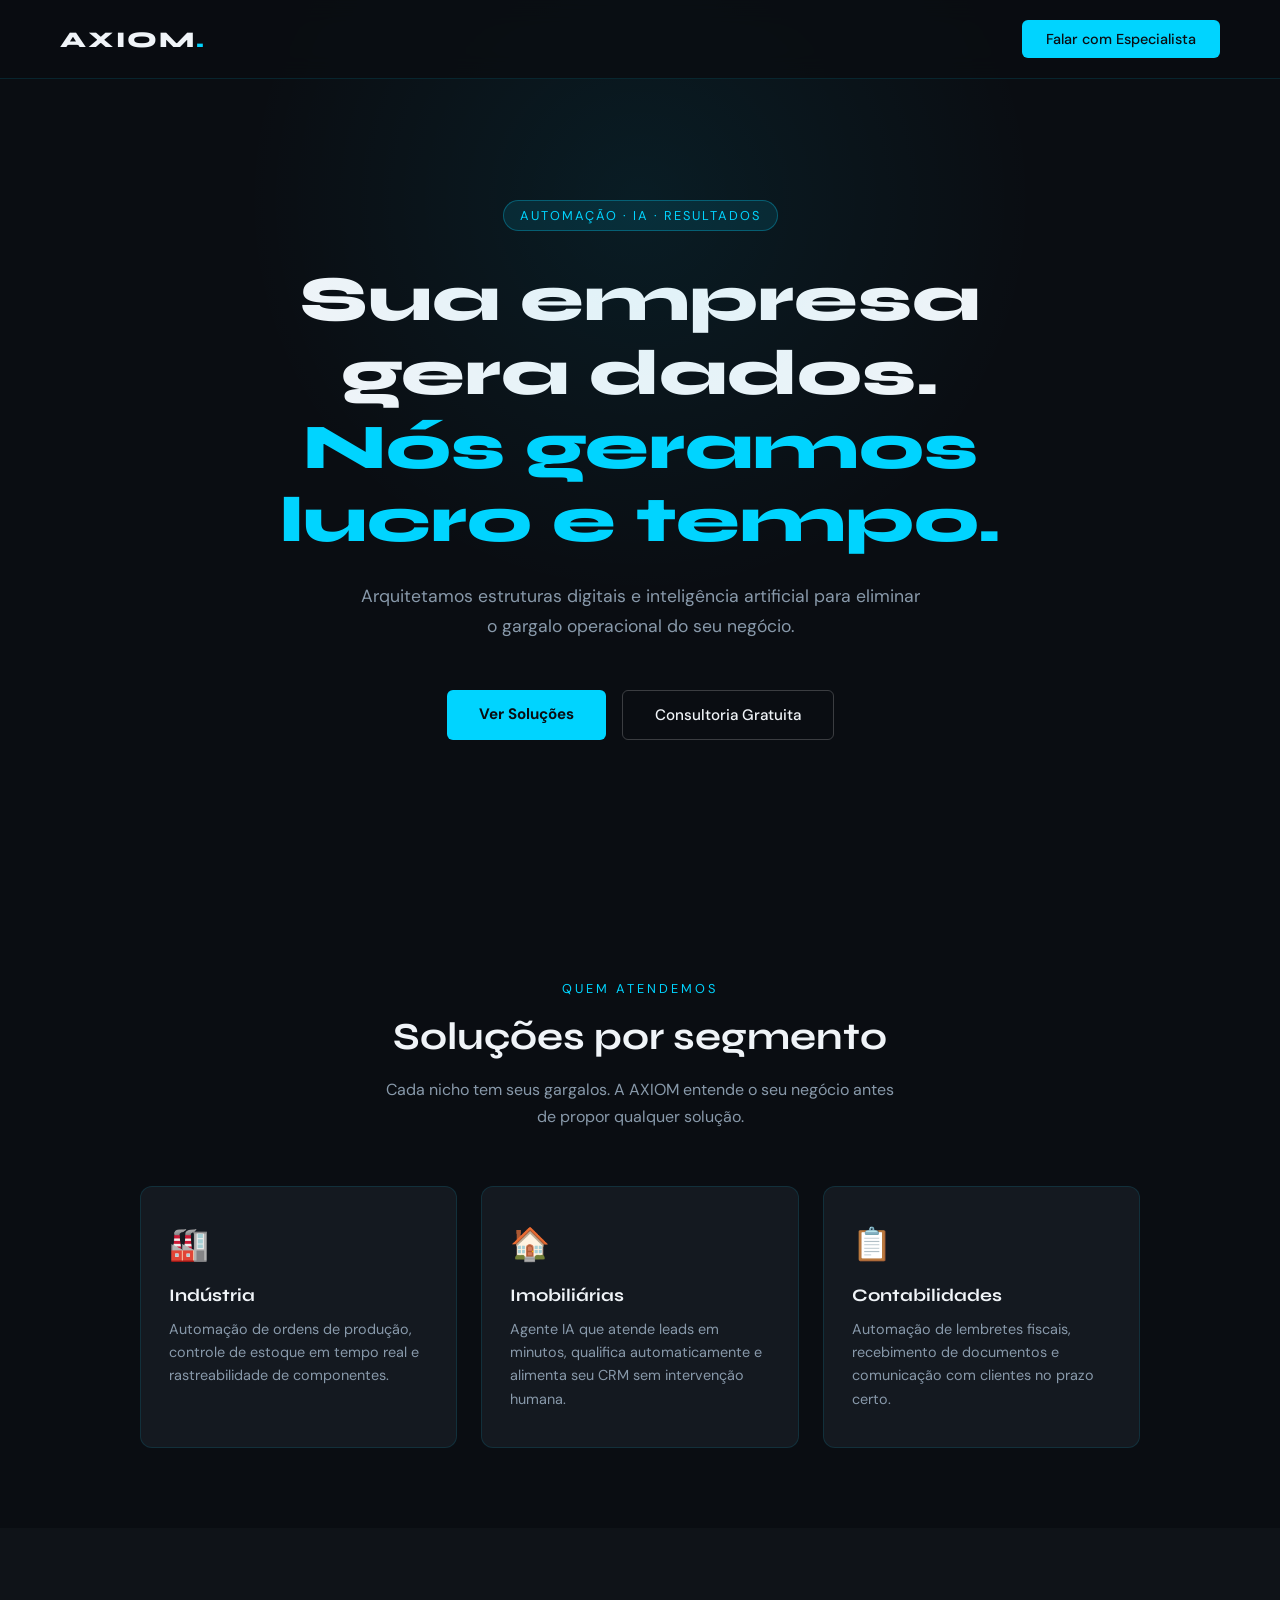
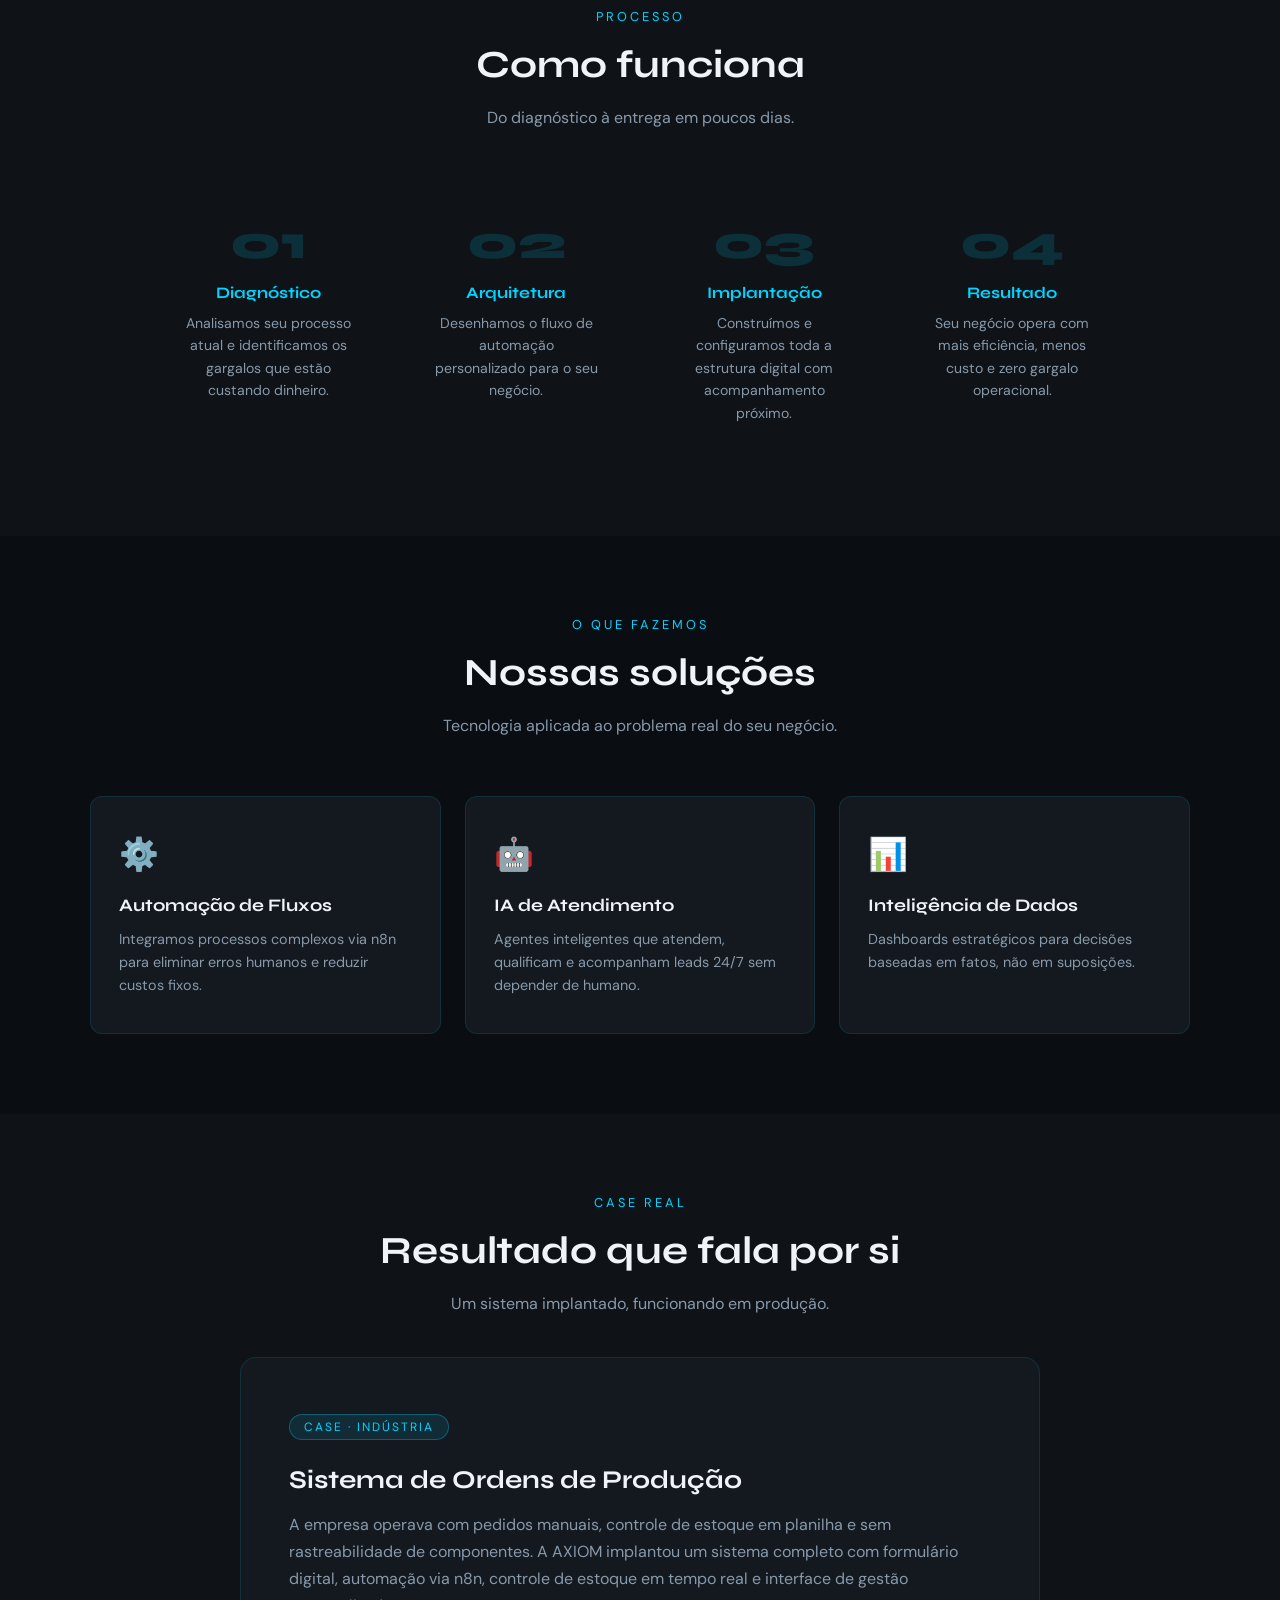
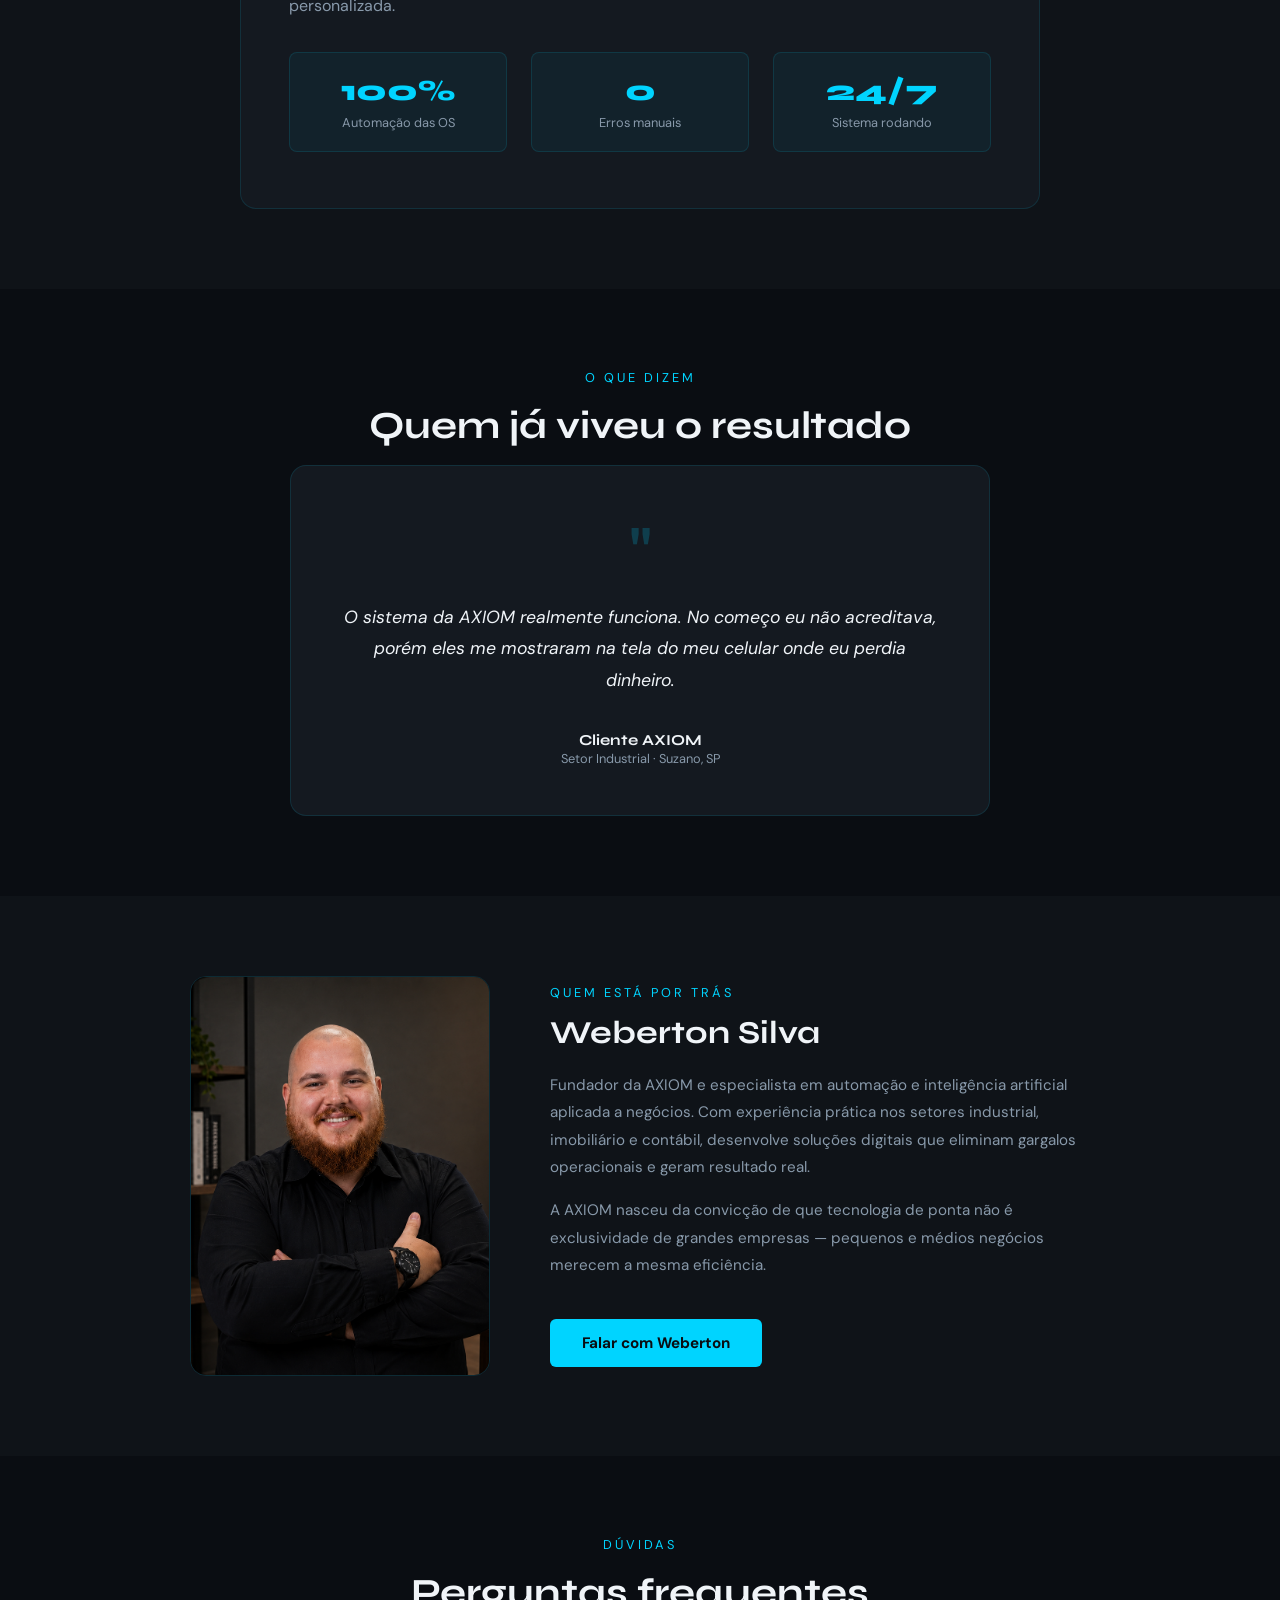
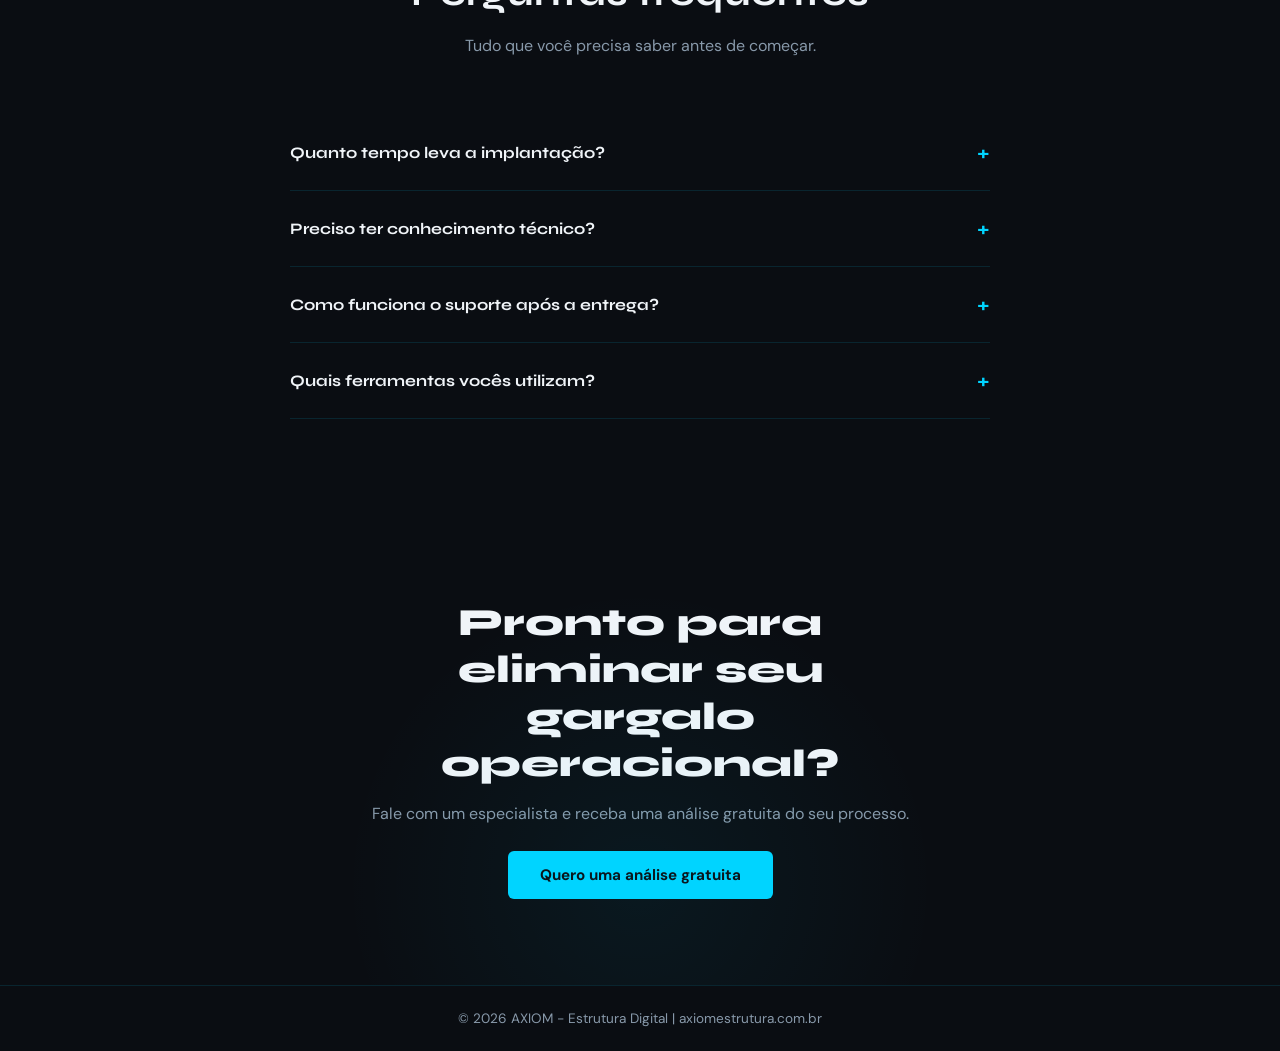
<file: index.html>
<!DOCTYPE html>
<html lang="pt-br">
<head>
    <meta charset="UTF-8">
    <meta name="viewport" content="width=device-width, initial-scale=1.0">
    <title>AXIOM | Automação e IA para Empresas</title>
    <meta name="description" content="A AXIOM arquiteta estruturas digitais e inteligência artificial para eliminar gargalos operacionais em indústrias, imobiliárias e contabilidades.">
    <meta property="og:title" content="AXIOM | Automação e IA para Empresas">
    <meta property="og:description" content="Eliminamos o gargalo operacional do seu negócio com automação e IA.">
    <meta property="og:url" content="https://axiomestrutura.com.br">
    <link href="https://fonts.googleapis.com/css2?family=Syne:wght@400;700;800&family=DM+Sans:wght@300;400;500&display=swap" rel="stylesheet">
    <style>
        :root {
            --bg: #0a0d12;
            --bg2: #0f1318;
            --cyan: #00d4ff;
            --white: #f0f4f8;
            --gray: #8899aa;
            --card-bg: #141920;
            --border: rgba(0, 212, 255, 0.12);
        }

        * { margin: 0; padding: 0; box-sizing: border-box; }

        body {
            background: var(--bg);
            color: var(--white);
            font-family: 'DM Sans', sans-serif;
            overflow-x: hidden;
        }

        /* NAV */
        header {
            position: fixed;
            top: 0; left: 0; right: 0;
            z-index: 100;
            padding: 20px 60px;
            display: flex;
            justify-content: space-between;
            align-items: center;
            background: rgba(10, 13, 18, 0.85);
            backdrop-filter: blur(12px);
            border-bottom: 1px solid var(--border);
        }

        .logo {
            font-family: 'Syne', sans-serif;
            font-weight: 800;
            font-size: 1.4rem;
            letter-spacing: 2px;
            color: var(--white);
        }

        .logo span { color: var(--cyan); }

        .btn-contato {
            background: var(--cyan);
            color: var(--bg);
            padding: 10px 24px;
            border-radius: 6px;
            font-weight: 500;
            font-size: 0.9rem;
            text-decoration: none;
            transition: opacity 0.2s;
        }

        .btn-contato:hover { opacity: 0.85; }

        /* HERO */
        .hero {
            min-height: 100vh;
            display: flex;
            align-items: center;
            justify-content: center;
            text-align: center;
            padding: 120px 40px 80px;
            position: relative;
            overflow: hidden;
        }

        .hero::before {
            content: '';
            position: absolute;
            top: -200px; left: 50%;
            transform: translateX(-50%);
            width: 800px; height: 800px;
            background: radial-gradient(circle, rgba(0,212,255,0.08) 0%, transparent 70%);
            pointer-events: none;
        }

        .hero-tag {
            display: inline-block;
            background: rgba(0,212,255,0.1);
            border: 1px solid rgba(0,212,255,0.3);
            color: var(--cyan);
            font-size: 0.8rem;
            letter-spacing: 2px;
            text-transform: uppercase;
            padding: 6px 16px;
            border-radius: 20px;
            margin-bottom: 32px;
        }

        .hero h1 {
            font-family: 'Syne', sans-serif;
            font-size: clamp(2.4rem, 5vw, 4rem);
            font-weight: 800;
            line-height: 1.15;
            max-width: 800px;
            margin: 0 auto 24px;
        }

        .hero h1 span { color: var(--cyan); }

        .hero p {
            color: var(--gray);
            font-size: 1.1rem;
            max-width: 560px;
            margin: 0 auto 48px;
            line-height: 1.7;
        }

        .cta-group {
            display: flex;
            gap: 16px;
            justify-content: center;
            flex-wrap: wrap;
        }

        .btn-primary {
            background: var(--cyan);
            color: var(--bg);
            padding: 14px 32px;
            border-radius: 6px;
            font-weight: 700;
            font-size: 0.95rem;
            text-decoration: none;
            transition: opacity 0.2s, transform 0.2s;
        }

        .btn-primary:hover { opacity: 0.85; transform: translateY(-2px); }

        .btn-secondary {
            background: transparent;
            color: var(--white);
            padding: 14px 32px;
            border-radius: 6px;
            font-weight: 500;
            font-size: 0.95rem;
            text-decoration: none;
            border: 1px solid rgba(255,255,255,0.2);
            transition: border-color 0.2s, transform 0.2s;
        }

        .btn-secondary:hover { border-color: var(--cyan); transform: translateY(-2px); }

        /* SEÇÃO GENÉRICA */
        .section-label {
            color: var(--cyan);
            font-size: 0.8rem;
            letter-spacing: 3px;
            text-transform: uppercase;
            margin-bottom: 16px;
        }

        .section-title {
            font-family: 'Syne', sans-serif;
            font-size: clamp(1.8rem, 3vw, 2.4rem);
            font-weight: 700;
            margin-bottom: 16px;
        }

        .section-sub {
            color: var(--gray);
            max-width: 520px;
            margin: 0 auto 56px;
            line-height: 1.7;
        }

        /* NICHOS */
        .nichos {
            padding: 80px 60px;
            text-align: center;
        }

        .nichos-grid {
            display: grid;
            grid-template-columns: repeat(auto-fit, minmax(260px, 1fr));
            gap: 24px;
            max-width: 1000px;
            margin: 0 auto;
        }

        .nicho-card {
            background: var(--card-bg);
            border: 1px solid var(--border);
            border-radius: 12px;
            padding: 36px 28px;
            text-align: left;
            transition: border-color 0.3s, transform 0.3s;
        }

        .nicho-card:hover { border-color: rgba(0,212,255,0.4); transform: translateY(-4px); }
        .nicho-icon { font-size: 2rem; margin-bottom: 20px; }

        .nicho-card h3 {
            font-family: 'Syne', sans-serif;
            font-size: 1.1rem;
            font-weight: 700;
            margin-bottom: 12px;
        }

        .nicho-card p { color: var(--gray); font-size: 0.9rem; line-height: 1.6; }

        /* COMO FUNCIONA */
        .como-funciona {
            padding: 80px 60px;
            background: var(--bg2);
            text-align: center;
        }

        .steps {
            display: grid;
            grid-template-columns: repeat(auto-fit, minmax(200px, 1fr));
            gap: 32px;
            max-width: 960px;
            margin: 0 auto;
        }

        .step { padding: 32px 24px; }

        .step-number {
            font-family: 'Syne', sans-serif;
            font-size: 3rem;
            font-weight: 800;
            color: rgba(0,212,255,0.15);
            margin-bottom: 16px;
            line-height: 1;
        }

        .step h3 {
            font-family: 'Syne', sans-serif;
            font-size: 1rem;
            font-weight: 700;
            margin-bottom: 10px;
            color: var(--cyan);
        }

        .step p { color: var(--gray); font-size: 0.88rem; line-height: 1.6; }

        /* SERVICOS */
        .features {
            padding: 80px 60px;
            text-align: center;
        }

        .features-grid {
            display: grid;
            grid-template-columns: repeat(auto-fit, minmax(280px, 1fr));
            gap: 24px;
            max-width: 1100px;
            margin: 0 auto;
        }

        .card {
            background: var(--card-bg);
            border: 1px solid var(--border);
            border-radius: 12px;
            padding: 36px 28px;
            text-align: left;
            transition: border-color 0.3s, transform 0.3s;
        }

        .card:hover { border-color: rgba(0,212,255,0.4); transform: translateY(-4px); }
        .icon { font-size: 2rem; margin-bottom: 20px; }

        .card h3 {
            font-family: 'Syne', sans-serif;
            font-size: 1.1rem;
            font-weight: 700;
            margin-bottom: 12px;
        }

        .card p { color: var(--gray); font-size: 0.9rem; line-height: 1.6; }

        /* CASE */
        .case {
            padding: 80px 60px;
            background: var(--bg2);
            text-align: center;
        }

        .case-box {
            max-width: 800px;
            margin: 0 auto;
            background: var(--card-bg);
            border: 1px solid var(--border);
            border-radius: 16px;
            padding: 56px 48px;
            text-align: left;
        }

        .case-tag {
            display: inline-block;
            background: rgba(0,212,255,0.1);
            border: 1px solid rgba(0,212,255,0.3);
            color: var(--cyan);
            font-size: 0.75rem;
            letter-spacing: 2px;
            text-transform: uppercase;
            padding: 4px 14px;
            border-radius: 20px;
            margin-bottom: 24px;
        }

        .case-box h3 {
            font-family: 'Syne', sans-serif;
            font-size: 1.6rem;
            font-weight: 700;
            margin-bottom: 16px;
        }

        .case-box p { color: var(--gray); line-height: 1.7; margin-bottom: 32px; }

        .case-metrics {
            display: grid;
            grid-template-columns: repeat(3, 1fr);
            gap: 24px;
        }

        .metric {
            text-align: center;
            padding: 20px;
            background: rgba(0,212,255,0.05);
            border-radius: 8px;
            border: 1px solid var(--border);
        }

        .metric-value {
            font-family: 'Syne', sans-serif;
            font-size: 1.8rem;
            font-weight: 800;
            color: var(--cyan);
            margin-bottom: 6px;
        }

        .metric-label { color: var(--gray); font-size: 0.8rem; }

        /* DEPOIMENTO */
        .depoimento {
            padding: 80px 60px;
            text-align: center;
        }

        .depoimento-box {
            max-width: 700px;
            margin: 0 auto;
            background: var(--card-bg);
            border: 1px solid var(--border);
            border-radius: 16px;
            padding: 48px;
            position: relative;
        }

        .aspas {
            font-family: 'Syne', sans-serif;
            font-size: 5rem;
            color: var(--cyan);
            opacity: 0.2;
            line-height: 1;
            margin-bottom: 8px;
        }

        .depoimento-texto {
            font-size: 1.1rem;
            line-height: 1.8;
            color: var(--white);
            font-style: italic;
            margin-bottom: 32px;
        }

        .depoimento-autor {
            display: flex;
            align-items: center;
            gap: 12px;
            justify-content: center;
        }

        .autor-info span {
            display: block;
            font-size: 0.8rem;
            color: var(--gray);
        }

        .autor-info strong {
            font-family: 'Syne', sans-serif;
            font-size: 0.95rem;
            color: var(--white);
        }

        /* QUEM SOU */
        .quem-sou {
            padding: 80px 60px;
            background: var(--bg2);
        }

        .quem-sou-inner {
            max-width: 900px;
            margin: 0 auto;
            display: grid;
            grid-template-columns: 300px 1fr;
            gap: 60px;
            align-items: center;
        }

        .quem-sou-foto {
            width: 100%;
            aspect-ratio: 3/4;
            object-fit: cover;
            border-radius: 16px;
            border: 1px solid var(--border);
        }

        .quem-sou-texto .section-label { margin-bottom: 12px; }

        .quem-sou-texto h2 {
            font-family: 'Syne', sans-serif;
            font-size: clamp(1.6rem, 2.5vw, 2rem);
            font-weight: 700;
            margin-bottom: 20px;
        }

        .quem-sou-texto p {
            color: var(--gray);
            line-height: 1.8;
            margin-bottom: 16px;
            font-size: 0.95rem;
        }

        /* FAQ */
        .faq {
            padding: 80px 60px;
            text-align: center;
        }

        .faq-list {
            max-width: 700px;
            margin: 0 auto;
            text-align: left;
        }

        .faq-item {
            border-bottom: 1px solid var(--border);
            padding: 24px 0;
            cursor: pointer;
        }

        .faq-pergunta {
            font-family: 'Syne', sans-serif;
            font-size: 1rem;
            font-weight: 700;
            display: flex;
            justify-content: space-between;
            align-items: center;
            gap: 16px;
        }

        .faq-pergunta::after {
            content: '+';
            color: var(--cyan);
            font-size: 1.4rem;
            transition: transform 0.3s;
            flex-shrink: 0;
        }

        .faq-item.open .faq-pergunta::after { transform: rotate(45deg); }

        .faq-resposta {
            color: var(--gray);
            font-size: 0.9rem;
            line-height: 1.7;
            max-height: 0;
            overflow: hidden;
            transition: max-height 0.3s ease, padding 0.3s;
        }

        .faq-item.open .faq-resposta {
            max-height: 200px;
            padding-top: 16px;
        }

        /* CTA FINAL */
        .cta-final {
            padding: 100px 60px;
            text-align: center;
            position: relative;
            overflow: hidden;
        }

        .cta-final::before {
            content: '';
            position: absolute;
            bottom: -200px; left: 50%;
            transform: translateX(-50%);
            width: 600px; height: 600px;
            background: radial-gradient(circle, rgba(0,212,255,0.06) 0%, transparent 70%);
            pointer-events: none;
        }

        .cta-final h2 {
            font-family: 'Syne', sans-serif;
            font-size: clamp(1.8rem, 3vw, 2.8rem);
            font-weight: 800;
            max-width: 600px;
            margin: 0 auto 16px;
        }

        .cta-final p { color: var(--gray); margin-bottom: 40px; }

        /* FOOTER */
        footer {
            padding: 24px 60px;
            border-top: 1px solid var(--border);
            text-align: center;
            color: var(--gray);
            font-size: 0.85rem;
        }

        @media (max-width: 768px) {
            header { padding: 16px 24px; }
            .hero { padding: 100px 24px 60px; }
            .nichos, .como-funciona, .features, .case, .depoimento, .faq, .cta-final { padding: 60px 24px; }
            .case-metrics { grid-template-columns: 1fr; }
            .case-box { padding: 32px 24px; }
            .quem-sou { padding: 60px 24px; }
            .quem-sou-inner { grid-template-columns: 1fr; gap: 32px; }
            .quem-sou-foto { max-width: 260px; margin: 0 auto; display: block; }
            .depoimento-box { padding: 32px 24px; }
        }
    </style>
</head>
<body>

    <header>
        <div class="logo">AXIOM<span>.</span></div>
        <a href="https://wa.me/5511942927146" class="btn-contato">Falar com Especialista</a>
    </header>

    <section class="hero">
        <div class="hero-content">
            <div class="hero-tag">Automação · IA · Resultados</div>
            <h1>Sua empresa gera dados.<br><span>Nós geramos lucro e tempo.</span></h1>
            <p>Arquitetamos estruturas digitais e inteligência artificial para eliminar o gargalo operacional do seu negócio.</p>
            <div class="cta-group">
                <a href="#solucoes" class="btn-primary">Ver Soluções</a>
                <a href="https://wa.me/5511942927146" class="btn-secondary">Consultoria Gratuita</a>
            </div>
        </div>
    </section>

    <section class="nichos">
        <div class="section-label">Quem atendemos</div>
        <h2 class="section-title">Soluções por segmento</h2>
        <p class="section-sub">Cada nicho tem seus gargalos. A AXIOM entende o seu negócio antes de propor qualquer solução.</p>
        <div class="nichos-grid">
            <div class="nicho-card">
                <div class="nicho-icon">🏭</div>
                <h3>Indústria</h3>
                <p>Automação de ordens de produção, controle de estoque em tempo real e rastreabilidade de componentes.</p>
            </div>
            <div class="nicho-card">
                <div class="nicho-icon">🏠</div>
                <h3>Imobiliárias</h3>
                <p>Agente IA que atende leads em minutos, qualifica automaticamente e alimenta seu CRM sem intervenção humana.</p>
            </div>
            <div class="nicho-card">
                <div class="nicho-icon">📋</div>
                <h3>Contabilidades</h3>
                <p>Automação de lembretes fiscais, recebimento de documentos e comunicação com clientes no prazo certo.</p>
            </div>
        </div>
    </section>

    <section class="como-funciona">
        <div class="section-label">Processo</div>
        <h2 class="section-title">Como funciona</h2>
        <p class="section-sub">Do diagnóstico à entrega em poucos dias.</p>
        <div class="steps">
            <div class="step">
                <div class="step-number">01</div>
                <h3>Diagnóstico</h3>
                <p>Analisamos seu processo atual e identificamos os gargalos que estão custando dinheiro.</p>
            </div>
            <div class="step">
                <div class="step-number">02</div>
                <h3>Arquitetura</h3>
                <p>Desenhamos o fluxo de automação personalizado para o seu negócio.</p>
            </div>
            <div class="step">
                <div class="step-number">03</div>
                <h3>Implantação</h3>
                <p>Construímos e configuramos toda a estrutura digital com acompanhamento próximo.</p>
            </div>
            <div class="step">
                <div class="step-number">04</div>
                <h3>Resultado</h3>
                <p>Seu negócio opera com mais eficiência, menos custo e zero gargalo operacional.</p>
            </div>
        </div>
    </section>

    <section id="solucoes" class="features">
        <div class="section-label">O que fazemos</div>
        <h2 class="section-title">Nossas soluções</h2>
        <p class="section-sub">Tecnologia aplicada ao problema real do seu negócio.</p>
        <div class="features-grid">
            <div class="card">
                <div class="icon">⚙️</div>
                <h3>Automação de Fluxos</h3>
                <p>Integramos processos complexos via n8n para eliminar erros humanos e reduzir custos fixos.</p>
            </div>
            <div class="card">
                <div class="icon">🤖</div>
                <h3>IA de Atendimento</h3>
                <p>Agentes inteligentes que atendem, qualificam e acompanham leads 24/7 sem depender de humano.</p>
            </div>
            <div class="card">
                <div class="icon">📊</div>
                <h3>Inteligência de Dados</h3>
                <p>Dashboards estratégicos para decisões baseadas em fatos, não em suposições.</p>
            </div>
        </div>
    </section>

    <section class="case">
        <div class="section-label">Case real</div>
        <h2 class="section-title">Resultado que fala por si</h2>
        <p class="section-sub" style="margin-bottom: 40px;">Um sistema implantado, funcionando em produção.</p>
        <div class="case-box">
            <div class="case-tag">Case · Indústria</div>
            <h3>Sistema de Ordens de Produção</h3>
            <p>A empresa operava com pedidos manuais, controle de estoque em planilha e sem rastreabilidade de componentes. A AXIOM implantou um sistema completo com formulário digital, automação via n8n, controle de estoque em tempo real e interface de gestão personalizada.</p>
            <div class="case-metrics">
                <div class="metric">
                    <div class="metric-value">100%</div>
                    <div class="metric-label">Automação das OS</div>
                </div>
                <div class="metric">
                    <div class="metric-value">0</div>
                    <div class="metric-label">Erros manuais</div>
                </div>
                <div class="metric">
                    <div class="metric-value">24/7</div>
                    <div class="metric-label">Sistema rodando</div>
                </div>
            </div>
        </div>
    </section>

    <section class="depoimento">
        <div class="section-label">O que dizem</div>
        <h2 class="section-title">Quem já viveu o resultado</h2>
        <div class="depoimento-box">
            <div class="aspas">"</div>
            <p class="depoimento-texto">O sistema da AXIOM realmente funciona. No começo eu não acreditava, porém eles me mostraram na tela do meu celular onde eu perdia dinheiro.</p>
            <div class="depoimento-autor">
                <div class="autor-info">
                    <strong>Cliente AXIOM</strong>
                    <span>Setor Industrial · Suzano, SP</span>
                </div>
            </div>
        </div>
    </section>

    <section class="quem-sou">
        <div class="quem-sou-inner">
            <img src="perfil_atualizado.png" alt="Weberton Silva" class="quem-sou-foto">
            <div class="quem-sou-texto">
                <div class="section-label">Quem está por trás</div>
                <h2>Weberton Silva</h2>
                <p>Fundador da AXIOM e especialista em automação e inteligência artificial aplicada a negócios. Com experiência prática nos setores industrial, imobiliário e contábil, desenvolve soluções digitais que eliminam gargalos operacionais e geram resultado real.</p>
                <p>A AXIOM nasceu da convicção de que tecnologia de ponta não é exclusividade de grandes empresas — pequenos e médios negócios merecem a mesma eficiência.</p>
                <a href="https://wa.me/5511942927146" class="btn-primary" style="display:inline-block; margin-top: 24px;">Falar com Weberton</a>
            </div>
        </div>
    </section>

    <section class="faq">
        <div class="section-label">Dúvidas</div>
        <h2 class="section-title">Perguntas frequentes</h2>
        <p class="section-sub">Tudo que você precisa saber antes de começar.</p>
        <div class="faq-list">
            <div class="faq-item">
                <div class="faq-pergunta">Quanto tempo leva a implantação?</div>
                <div class="faq-resposta">A maioria dos projetos é entregue em 3 a 7 dias úteis após o diagnóstico. Projetos mais complexos podem levar até 15 dias.</div>
            </div>
            <div class="faq-item">
                <div class="faq-pergunta">Preciso ter conhecimento técnico?</div>
                <div class="faq-resposta">Não. A AXIOM cuida de toda a parte técnica. Você só precisa entender o seu negócio — nós traduzimos isso em tecnologia.</div>
            </div>
            <div class="faq-item">
                <div class="faq-pergunta">Como funciona o suporte após a entrega?</div>
                <div class="faq-resposta">Todos os clientes têm suporte contínuo incluso na mensalidade. Qualquer ajuste ou dúvida é resolvido diretamente pelo WhatsApp.</div>
            </div>
            <div class="faq-item">
                <div class="faq-pergunta">Quais ferramentas vocês utilizam?</div>
                <div class="faq-resposta">Trabalhamos com n8n, Budibase, APIs de WhatsApp e inteligência artificial. Todas as ferramentas são escolhidas de acordo com a necessidade de cada cliente.</div>
            </div>
        </div>
    </section>

    <section class="cta-final">
        <h2>Pronto para eliminar seu gargalo operacional?</h2>
        <p>Fale com um especialista e receba uma análise gratuita do seu processo.</p>
        <a href="https://wa.me/5511942927146" class="btn-primary">Quero uma análise gratuita</a>
    </section>

    <footer>
        <p>&copy; 2026 AXIOM - Estrutura Digital | axiomestrutura.com.br</p>
    </footer>

    <script>
        document.querySelectorAll('.faq-item').forEach(item => {
            item.addEventListener('click', () => {
                const isOpen = item.classList.contains('open');
                document.querySelectorAll('.faq-item').forEach(i => i.classList.remove('open'));
                if (!isOpen) item.classList.add('open');
            });
        });
    </script>
</body>
</html>
</file>
